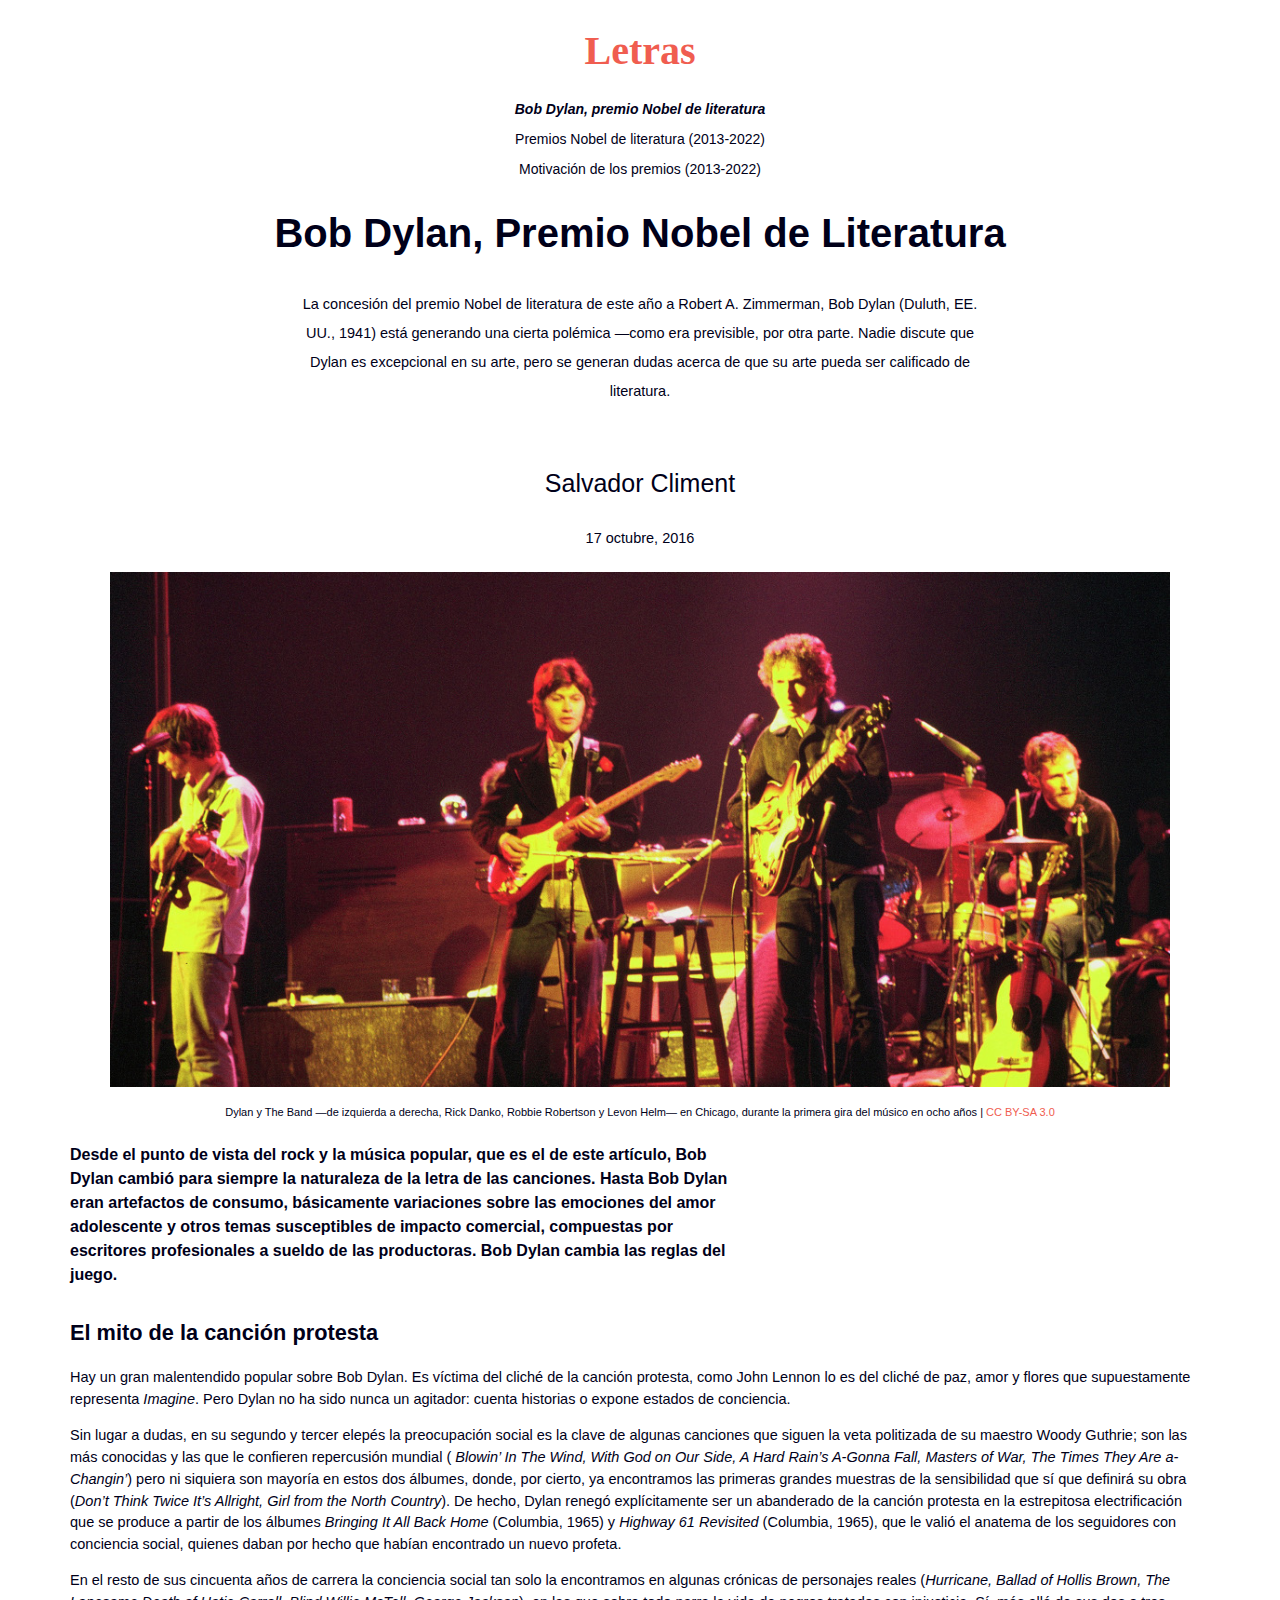
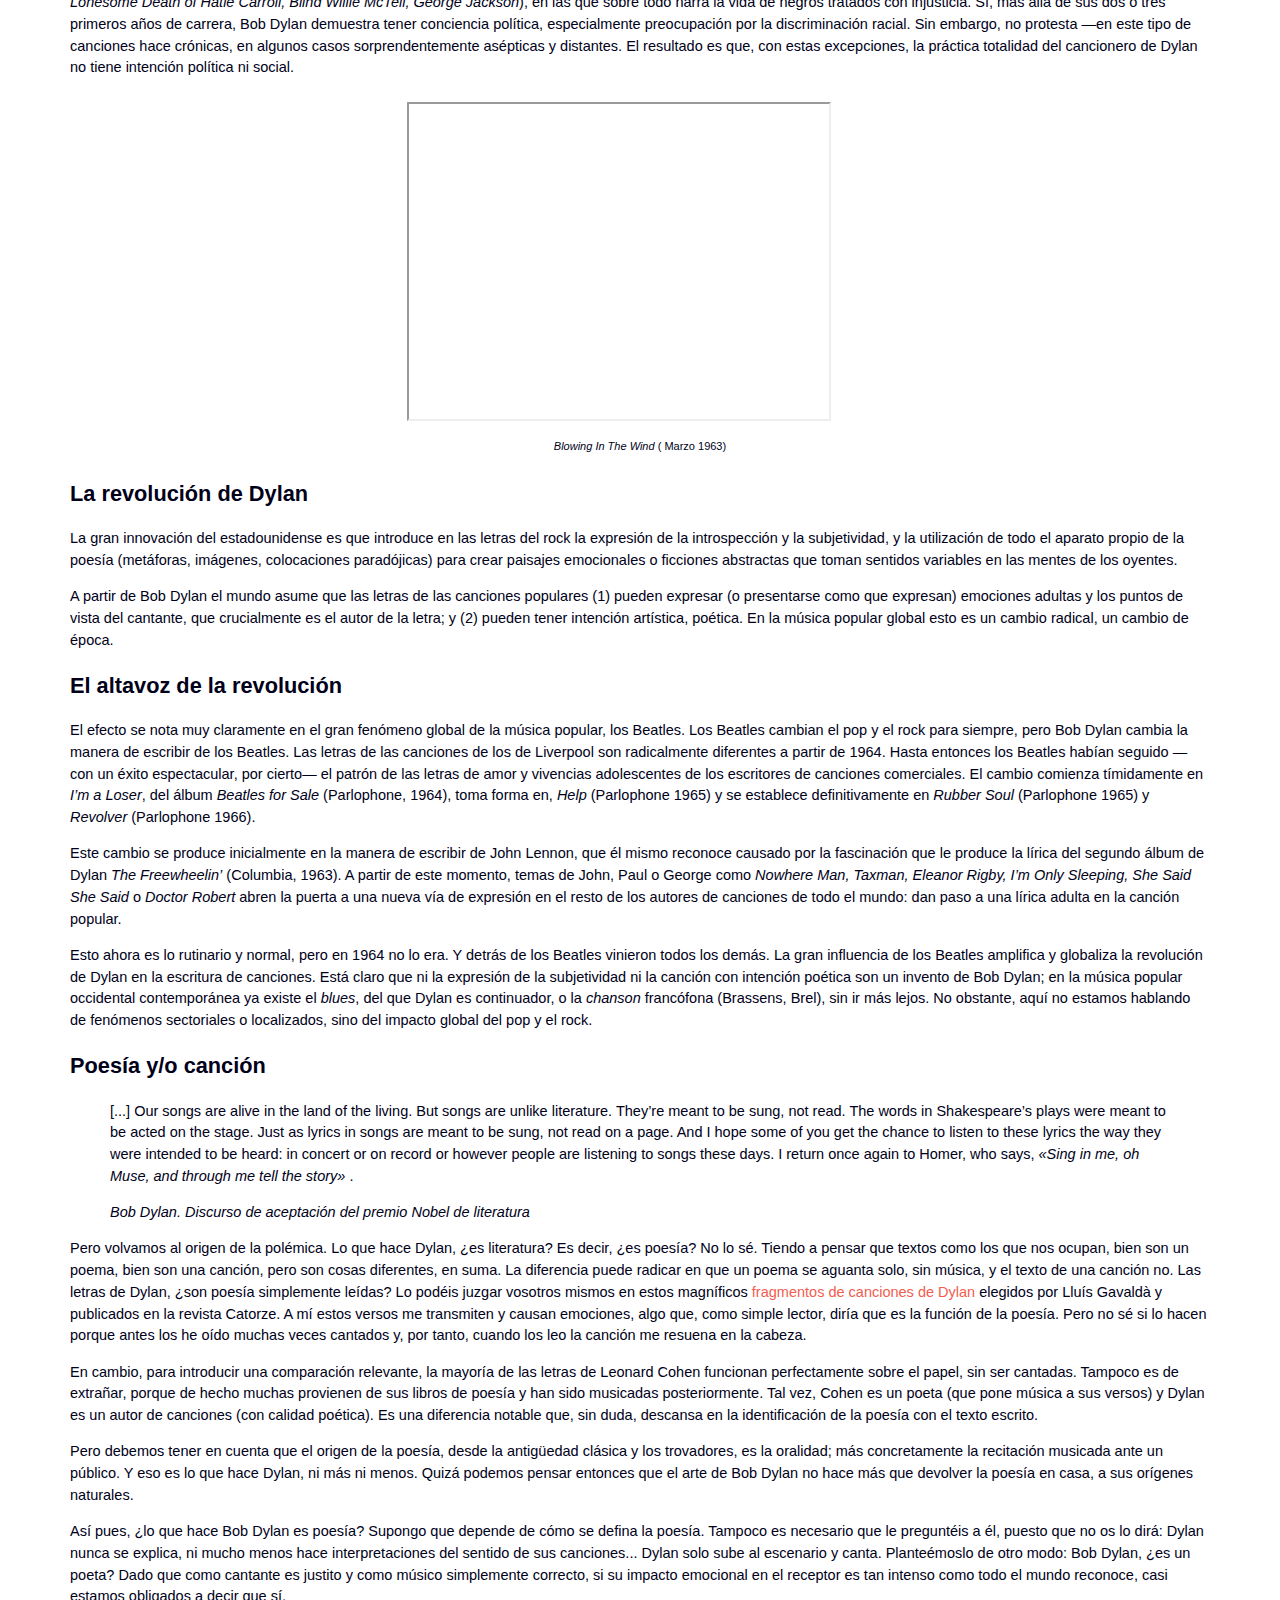
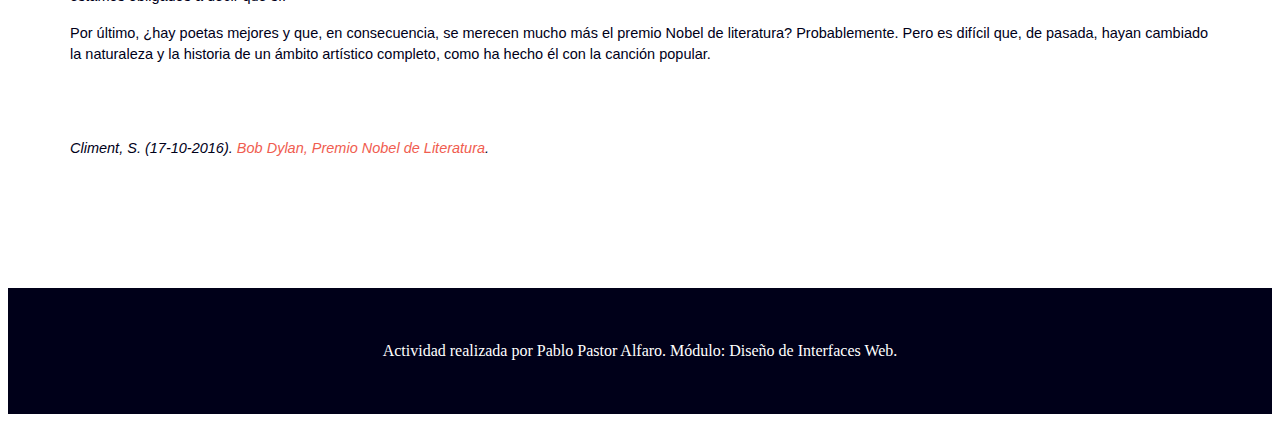
<file: index.html>
<!DOCTYPE html>
<html lang="es">

<head>
    <meta name="description" content="Es el indice de la página de la práctica 1">
    <meta name="author" content="Pablo Pastor">
    <meta charset="UTF-8">
    <meta name="viewport" content="width=device-width, initial-scale=1.0">
    <link rel="stylesheet" href="./css/estilos.css">
    <title>Indice</title>
</head>

<body>
    <header class="header_letras">
        <h1><a href="index.html"> Letras</a></h1>
    </header>
    <nav>
        <p><a href="index.html" class="actual">Bob Dylan, premio Nobel de literatura</a></p>
        <p><a href="listado-nobel-literatura.html">Premios Nobel de literatura (<time datetime="2013">2013</time>-<time datetime="2022">2022</time>)</a></p>
        <p><a href="motivacion-premios.html">Motivación de los premios (<time datetime="2013">2013</time>-<time datetime="2022">2022</time>)</a></p>
    </nav>
    <main>
        <article>
            <header>
                <h1>Bob Dylan, Premio Nobel de Literatura</h1>
            
                <p class="concesion">
                    La concesión del premio Nobel de literatura de este año a Robert A. Zimmerman, Bob Dylan (Duluth,
                    EE. UU., <time datetime="1941">1941</time>) está generando una cierta polémica —como era previsible, por otra parte. Nadie
                    discute que Dylan es excepcional en su arte, pero se generan dudas acerca de que su arte pueda ser
                    calificado de literatura.
                </p>

                <p class="salvador">Salvador Climent</p>
                <p class="salvador_anyo"><time datetime="2016-10-17"> 17 octubre, 2016</time></p>
            </header>
            
                <section>
                <figure>
                    <img src="./img/Bob-Dylan-and-The-Band-1974.jpg" alt="BobDylan_tocando">
                    <figcaption class="descripcion_foto">
                        Dylan y The Band —de izquierda a derecha, Rick Danko, Robbie Robertson y Levon Helm— en Chicago,
                        durante la
                        primera gira del músico en ocho años | <a href="https://creativecommons.org/licenses/by-sa/3.0/">CC
                            BY-SA 3.0</a>
                    </figcaption>
                </figure>
                <p class="informacion_foto">
                    Desde el punto de vista del rock y la música popular, que es el de este artículo, Bob Dylan cambió
                    para siempre la naturaleza de la letra de las canciones. Hasta Bob Dylan eran artefactos de consumo,
                    básicamente variaciones sobre las emociones del amor adolescente y otros temas susceptibles de
                    impacto comercial, compuestas por escritores profesionales a sueldo de las productoras. Bob Dylan
                    cambia las reglas del juego.
                </p>
            </section>
            <section>
                <h2>El mito de la canción protesta</h2>
                <p>

                    Hay un gran malentendido popular sobre Bob Dylan. Es víctima del cliché de la canción protesta, como
                    John Lennon lo es del cliché de paz, amor y flores que supuestamente representa <cite lang="en">Imagine</cite>.
                    Pero Dylan
                    no ha sido nunca un agitador: cuenta historias o expone estados de conciencia.
                </p>
                <p>
                    Sin lugar a dudas, en su segundo y tercer elepés la preocupación social es la clave de algunas
                    canciones que siguen la veta politizada de su maestro Woody Guthrie; son las más conocidas y las que
                    le confieren repercusión mundial (<cite lang="en"> Blowin’ In The Wind, With God on Our Side,
                        A Hard Rain’s A-Gonna
                        Fall, Masters of War, The Times They Are a- Changin’</cite>) pero ni siquiera son mayoría en
                    estos dos
                    álbumes, donde, por cierto, ya encontramos las primeras grandes muestras de la sensibilidad que sí
                    que definirá su obra (<cite lang="en">Don’t Think Twice It’s Allright, Girl from the North
                        Country</cite>). De hecho, Dylan
                    renegó explícitamente ser un abanderado de la canción protesta en la estrepitosa electrificación que
                    se produce a partir de los álbumes <cite lang="en">Bringing It All Back Home </cite>(Columbia,
                    1965) y <cite lang="en">Highway 61 Revisited</cite>
                    (Columbia, 1965), que le valió el anatema de los seguidores con conciencia social, quienes daban por
                    hecho que habían encontrado un nuevo profeta.
                </p>
                <p>
                    En el resto de sus cincuenta años de carrera la conciencia social tan solo la encontramos en algunas
                    crónicas de personajes reales (<cite lang="en">Hurricane, Ballad of Hollis Brown, The Lonesome
                        Death of Hatie
                        Carroll, Blind Willie McTell, George Jackson</cite>), en las que sobre todo narra la vida de
                    negros
                    tratados con injusticia. Sí, más allá de sus dos o tres primeros años de carrera, Bob Dylan
                    demuestra tener conciencia política, especialmente preocupación por la discriminación racial. Sin
                    embargo, no protesta —en este tipo de canciones hace crónicas, en algunos casos sorprendentemente
                    asépticas y distantes. El resultado es que, con estas excepciones, la práctica totalidad del
                    cancionero de Dylan no tiene intención política ni social.
                </p>

                <figure>
                        <iframe class="video_youtube" width="420" height="315"
                        src="https://www.youtube.com/embed/vWwgrjjIMXA?si=Vvc3uff3FNf7qySJ">
                    </iframe>    
                <figcaption class="descripcion_foto">
                    <em> Blowing In The Wind</em> (<time datetime="1963-03"> Marzo 1963</time>)
                </figcaption>
                </figure>
            </section>
            <section>
                <h2>La revolución de Dylan</h2>
                <p>
                    La gran innovación del estadounidense es que introduce en las letras del rock la expresión de la
                    introspección y la subjetividad, y la utilización de todo el aparato propio de la poesía (metáforas,
                    imágenes, colocaciones paradójicas) para crear paisajes emocionales o ficciones abstractas que toman
                    sentidos variables en las mentes de los oyentes.

                </p>
                <p>
                    A partir de Bob Dylan el mundo asume que las letras de las canciones populares (1) pueden expresar
                    (o presentarse como que expresan) emociones adultas y los puntos de vista del cantante, que
                    crucialmente es el autor de la letra; y (2) pueden tener intención artística, poética. En la música
                    popular global esto es un cambio radical, un cambio de época.

                </p>
            </section>

            <section>
                <h2>El altavoz de la revolución</h2>
                <p>
                    El efecto se nota muy claramente en el gran fenómeno global de la música popular, los Beatles. Los
                    Beatles cambian el pop y el rock para siempre, pero Bob Dylan cambia la manera de escribir de los
                    Beatles. Las letras de las canciones de los de Liverpool son radicalmente diferentes a partir de
                    1964. Hasta entonces los Beatles habían seguido —con un éxito espectacular, por cierto— el patrón de
                    las letras de amor y vivencias adolescentes de los escritores de canciones comerciales. El cambio
                    comienza tímidamente en <cite lang="en"> I’m a Loser</cite>, del álbum <cite lang="en"> Beatles for Sale </cite>(Parlophone,
                    <time datetime="1964">1964</time>), toma forma en,
                    <cite lang="en">Help</cite> (Parlophone <time datetime="1965">1965</time>) y se establece definitivamente en <cite lang="en">Rubber Soul</cite> (Parlophone
                    <time datetime="1965">1965</time>) y <cite lang="en">Revolver</cite>
                    (Parlophone <time datetime="1966">1966</time>).
                </p>
                <p>
                    Este cambio se produce inicialmente en la manera de escribir de John Lennon, que él mismo reconoce
                    causado por la fascinación que le produce la lírica del segundo álbum de Dylan <cite lang="en">The
                        Freewheelin’</cite>
                    (Columbia, <time datetime="1963">1963</time>). A partir de este momento, temas de John, Paul o George como<cite lang="en"> Nowhere Man,
                        Taxman,
                        Eleanor Rigby, I’m Only Sleeping, She Said She Said </cite>o <cite lang="en"> Doctor Robert</cite> abren la
                    puerta a una nueva vía
                    de expresión en el resto de los autores de canciones de todo el mundo: dan paso a una lírica adulta
                    en la canción popular.

                </p>
                <p>
                    Esto ahora es lo rutinario y normal, pero en 1964 no lo era. Y detrás de los Beatles vinieron todos
                    los demás. La gran influencia de los Beatles amplifica y globaliza la revolución de Dylan en la
                    escritura de canciones. Está claro que ni la expresión de la subjetividad ni la canción con
                    intención poética son un invento de Bob Dylan; en la música popular occidental contemporánea ya
                    existe el <cite lang="en">blues</cite>, del que Dylan es continuador, o la <cite lang="en">chanson</cite> francófona (Brassens,
                    Brel), sin ir más
                    lejos. No obstante, aquí no estamos hablando de fenómenos sectoriales o localizados, sino del
                    impacto global del pop y el rock.
                </p>
            </section>
            <section>
                <h2>Poesía y/o canción</h2>
                <blockquote>
                    [...] Our songs are alive in the land of the living. But songs are unlike literature. They’re meant
                    to be sung, not read. The words in Shakespeare’s plays were meant to be acted on the stage. Just as
                    lyrics in songs are meant to be sung, not read on a page. And I hope some of you get the chance to
                    listen to these lyrics the way they were intended to be heard: in concert or on record or however
                    people are listening to songs these days. I return once again to Homer, who says,<cite lang="en"> &laquo;Sing in
                        me, oh
                        Muse, and through me tell the story&raquo; </cite>.
                <p>
                    <cite>Bob Dylan. Discurso de aceptación del premio Nobel de literatura</cite>
                </p>
            </blockquote>
                <p>
                    Pero volvamos al origen de la polémica. Lo que hace Dylan, ¿es literatura? Es decir, ¿es poesía? No
                    lo sé. Tiendo a pensar que textos como los que nos ocupan, bien son un poema, bien son una canción,
                    pero son cosas diferentes, en suma. La diferencia puede radicar en que un poema se aguanta solo, sin
                    música, y el texto de una canción no. Las letras de Dylan, ¿son poesía simplemente leídas? Lo podéis
                    juzgar vosotros mismos en estos magníficos <a
                        href="https://www.catorze.cat/piano/14-raons-donar-nobel-bob-dylan-21119/"> fragmentos de
                        canciones de Dylan</a> elegidos por Lluís
                    Gavaldà y publicados en la revista Catorze. A mí estos versos me transmiten y causan emociones, algo
                    que, como simple lector, diría que es la función de la poesía. Pero no sé si lo hacen porque antes
                    los he oído muchas veces cantados y, por tanto, cuando los leo la canción me resuena en la cabeza.
                </p>
                <p>
                    En cambio, para introducir una comparación relevante, la mayoría de las letras de Leonard Cohen
                    funcionan perfectamente sobre el papel, sin ser cantadas. Tampoco es de extrañar, porque de hecho
                    muchas provienen de sus libros de poesía y han sido musicadas posteriormente. Tal vez, Cohen es un
                    poeta (que pone música a sus versos) y Dylan es un autor de canciones (con calidad poética). Es una
                    diferencia notable que, sin duda, descansa en la identificación de la poesía con el texto escrito.

                </p>
                <p>

                    Pero debemos tener en cuenta que el origen de la poesía, desde la antigüedad clásica y los
                    trovadores, es la oralidad; más concretamente la recitación musicada ante un público. Y eso es lo
                    que hace Dylan, ni más ni menos. Quizá podemos pensar entonces que el arte de Bob Dylan no hace más
                    que devolver la poesía en casa, a sus orígenes naturales.

                </p>
                <p>

                    Así pues, ¿lo que hace Bob Dylan es poesía? Supongo que depende de cómo se defina la poesía. Tampoco
                    es necesario que le preguntéis a él, puesto que no os lo dirá: Dylan nunca se explica, ni mucho
                    menos hace interpretaciones del sentido de sus canciones... Dylan solo sube al escenario y canta.
                    Planteémoslo de otro modo: Bob Dylan, ¿es un poeta? Dado que como cantante es justito y como músico
                    simplemente correcto, si su impacto emocional en el receptor es tan intenso como todo el mundo
                    reconoce, casi estamos obligados a decir que sí.
                </p>
                <p>
                    Por último, ¿hay poetas mejores y que, en consecuencia, se merecen mucho más el premio Nobel de
                    literatura? Probablemente. Pero es difícil que, de pasada, hayan cambiado la naturaleza y la
                    historia de un ámbito artístico completo, como ha hecho él con la canción popular.
                </p>
                
            </section>

        </article>
<footer>
    <p class="autor_final">Climent, S. (<time datetime="2016-10-17">17-10-2016</time>). <a
        href="https://www.nationalgeographic.com.es/mundo-ng/actualidad/bob-dylan-premio-nobel-literatura-2016_10781">
        Bob Dylan, Premio Nobel de Literatura</a>.</p>
</footer>
    </main>

    <footer class="autor">
        <p>Actividad realizada por Pablo Pastor Alfaro. Módulo: Diseño de Interfaces Web.</p>
    </footer>
</body>

</html>
</file>
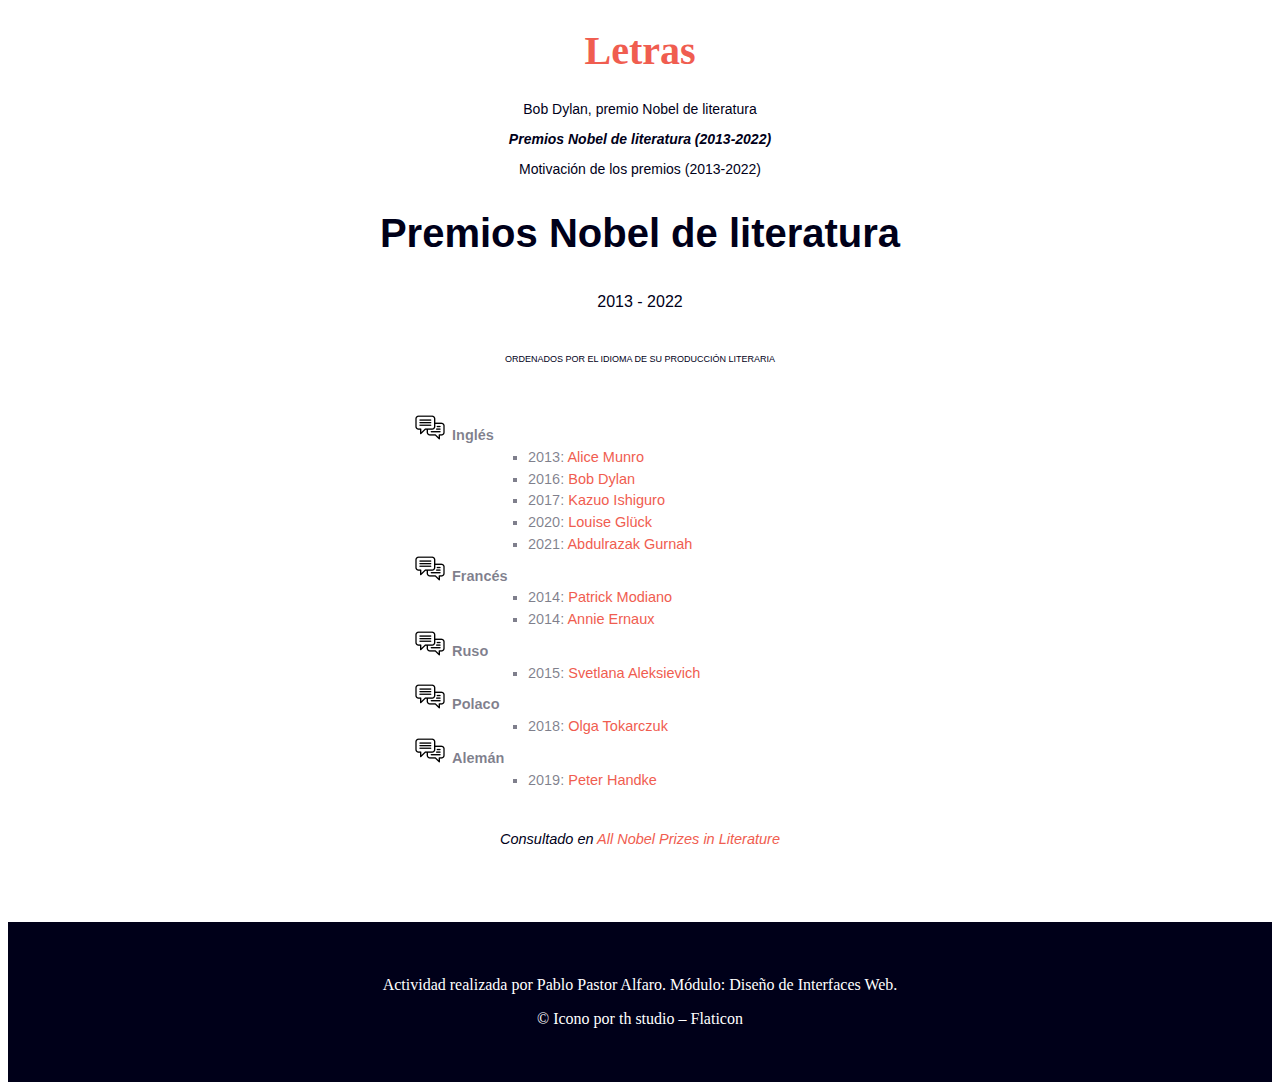
<file: listado-nobel-literatura.html>
<!DOCTYPE html>
<html lang="es">

<head>
    <meta name="description" content="Es la página del listado de la práctica 1">
    <meta name="author" content="Pablo Pastor">
    <meta charset="UTF-8">
    <meta name="viewport" content="width=device-width, initial-scale=1.0">
    <link rel="stylesheet" href="./css/estilos.css">
    <title>Listado</title>
</head>

<body>
    <header class="header_letras">
        <h1><a href="index.html"> Letras</a></h1>
    </header>
    <nav>
        <p><a href="index.html">Bob Dylan, premio Nobel de literatura</a></p>
        <p><a href="listado-nobel-literatura.html" class="actual">Premios Nobel de literatura (<time datetime="2013">2013</time>-<time datetime="2022">2022</time>)</a></p>
        <p><a href="motivacion-premios.html">Motivación de los premios (<time datetime="2013">2013</time>-<time datetime="2022">2022</time>)</a></p>
    </nav>
    <main>
        <article>
            <header>
                <h1>Premios Nobel de literatura</h1>
                <p class="anyo_premios"><time datetime="2013">2013</time> - <time datetime="2022">2022</time></p>
                <p class="ordenados">Ordenados por el idioma de su producción literaria</p>
            </header>
        <ol>
            <li>Inglés
                <ul>
                    <li><time datetime="2013">2013</time>:<a href="motivacion-premios.html#Alice-Munro"> Alice Munro</a></li>
                    <li><time datetime="2016">2016</time>:<a href="motivacion-premios.html#Bob-Dylan"> Bob Dylan</a></li>
                    <li><time datetime="2017">2017</time>: <a href="motivacion-premios.html#Kazuo-Ishiguro">Kazuo Ishiguro</a></li>
                    <li><time datetime="2020">2020</time>: <a href="motivacion-premios.html#Louise-Glück">Louise Glück</a></li>
                    <li><time datetime="2021">2021</time>: <a href="motivacion-premios.html#Abdulrazak-Gurnah">Abdulrazak Gurnah</a></li>
                </ul>
            </li>
            <li>Francés
                <ul>
                    <li><time datetime="2014">2014</time>: <a href="motivacion-premios.html#Patrick-Modiano">Patrick Modiano</a></li>
                    <li><time datetime="2014">2014</time>: <a href="motivacion-premios.html#Annie-Ernaux">Annie Ernaux</a></li>
                </ul>
            </li>
            <li>Ruso
                <ul>
                    <li><time datetime="2015">2015</time>: <a href="motivacion-premios.html#Svetlana-Aleksievich">Svetlana
                            Aleksievich</a></li>
                </ul>
            </li>
            <li>Polaco
                <ul>
                    <li><time datetime="2018">2018</time>: <a href="motivacion-premios.html#Olga-Tokarczuk">Olga Tokarczuk</a></li>
                </ul>
            </li>
            <li>Alemán
                <ul>
                    <li><time datetime="2019">2019</time>: <a href="motivacion-premios.html#Peter-Handke">Peter Handke</a></li>
                </ul>
            </li>
        </ol>
    </article>
        <footer>
            <p class="consultado">Consultado en <a
                    href="https://www.nobelprize.org/prizes/lists/all-nobel-prizes-in-literature/">All Nobel
                    Prizes in Literature</a> </p>
        </footer>
    </main>
    <footer class="autor">
        <p>Actividad realizada por Pablo Pastor Alfaro. Módulo: Diseño de Interfaces Web.</p>
        <p>© <a href="https://www.flaticon.es/iconos-gratis/opcion-de-chat"> Icono por th studio – Flaticon</a></p>
    </footer>
</body>

</html>
</file>
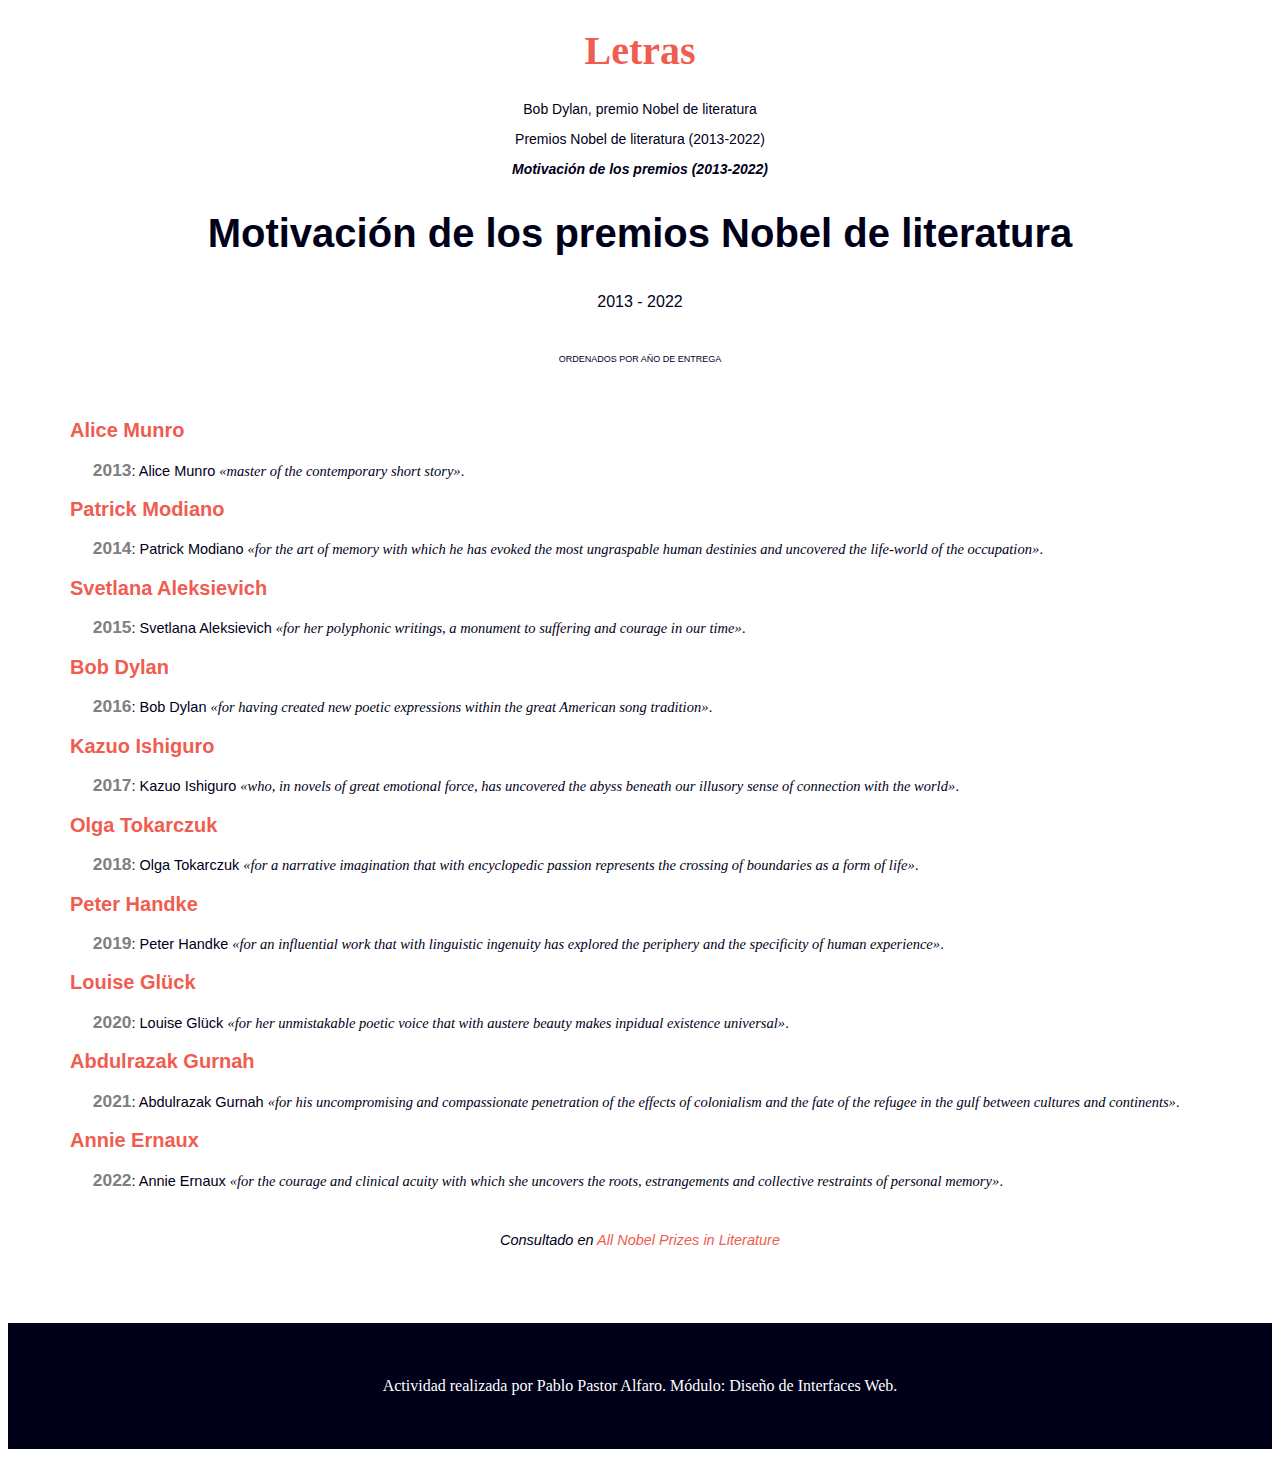
<file: motivacion-premios.html>
<!DOCTYPE html>
<html lang="es">

<head>
    <meta name="description" content="Es la página de motivación de la práctica 1">
    <meta name="author" content="Pablo Pastor">
    <meta charset="UTF-8">
    <meta name="viewport" content="width=device-width, initial-scale=1.0">
    <link rel="stylesheet" href="./css/estilos.css">
    <title>Premios</title>
</head>

<body>
    <header class="header_letras">
        <h1><a href="index.html"> Letras</a></h1>
    </header>
    <nav>
        <p><a href="index.html">Bob Dylan, premio Nobel de literatura</a></p>
        <p><a href="listado-nobel-literatura.html">Premios Nobel de literatura (<time datetime="2013">2013</time>-<time
                    datetime="2022">2022</time>)</a></p>
        <p><a href="motivacion-premios.html" class="actual">Motivación de los premios (<time
                    datetime="2013">2013</time>-<time datetime="2022">2022</time>)</a></p>
    </nav>
    <main>
        <article class="motivacion-page">
            <header>
                <h1>Motivación de los premios Nobel de literatura</h1>
                <p class="anyo_premios"><time datetime="2013">2013</time> - <time datetime="2022">2022</time></p>
                <p class="ordenados">Ordenados por año de entrega</p>
            </header>

            <dl>
                <dt><a href="https://www.nobelprize.org/prizes/literature/2013/munro/facts/" id="Alice-Munro">Alice
                    Munro</a></dt>
                    <dd><time datetime="2013">2013</time>: Alice Munro <cite lang="en">&laquo;master of the contemporary short
                        story&raquo;</cite>.</dd>
                    
            <dt><a href="https://www.nobelprize.org/prizes/literature/2014/modiano/facts/" id="Patrick-Modiano">Patrick
                    Modiano</a></dt>
            <dd><time datetime="2014">2014</time>: Patrick Modiano <cite lang="en">&laquo;for the art of memory with which he has
                    evoked the most ungraspable human destinies
                    and uncovered the life-world of the occupation&raquo;</cite>.</dd>
            <dt><a href="https://www.nobelprize.org/prizes/literature/2015/alexievich/facts/"
                    id="Svetlana-Aleksievich">Svetlana Aleksievich</a></dt>
            <dd><time datetime="2015">2015</time>: Svetlana Aleksievich <cite lang="en">&laquo;for her polyphonic writings, a
                    monument to suffering and courage in our time&raquo;</cite>.
            </dd>
            <dt><a href="https://www.nobelprize.org/prizes/literature/2016/dylan/facts/" id="Bob-Dylan">Bob Dylan</a>
            </dt>
            <dd><time datetime="2016">2016</time>: Bob Dylan <cite lang="en">&laquo;for having created new poetic expressions within
                    the great American song tradition&raquo;</cite>.</dd>
            <dt><a href="https://www.nobelprize.org/prizes/literature/2017/ishiguro/facts/" id="Kazuo-Ishiguro">Kazuo
                    Ishiguro</a></dt>
            <dd><time datetime="2017">2017</time>: Kazuo Ishiguro <cite lang="en">&laquo;who, in novels of great emotional force, has
                    uncovered the abyss beneath our illusory
                    sense of connection with the world&raquo;</cite>.</dd>
            <dt><a href="https://www.nobelprize.org/prizes/literature/2018/tokarczuk/facts/" id="Olga-Tokarczuk">Olga
                    Tokarczuk</a></dt>
            <dd><time datetime="2018">2018</time>: Olga Tokarczuk <cite lang="en">&laquo;for a narrative imagination that with
                    encyclopedic passion represents the crossing of
                    boundaries as a form of life&raquo;</cite>.</dd>
            <dt><a href="https://www.nobelprize.org/prizes/literature/2019/handke/facts/" id="Peter-Handke">Peter
                    Handke</a></dt>
            <dd><time datetime="2019">2019</time>: Peter Handke <cite lang="en">&laquo;for an influential work that with linguistic
                    ingenuity has explored the periphery and
                    the specificity of human experience&raquo;</cite>.</dd>
            <dt><a href="https://www.nobelprize.org/prizes/literature/2020/gluck/facts/" id="Louise-Gluck">Louise
                    Glück</a></dt>
            <dd><time datetime="2020">2020</time>: Louise Glück <cite lang="en">&laquo;for her unmistakable poetic voice that with
                    austere beauty makes inpidual existence
                    universal&raquo;</cite>.</dd>
            <dt><a href="https://www.nobelprize.org/prizes/literature/2021/gurnah/facts/"
                    id="Abdulrazak-Gurnah">Abdulrazak Gurnah</a></dt>
            <dd><time datetime="2021">2021</time>: Abdulrazak Gurnah <cite lang="en">&laquo;for his uncompromising and compassionate
                    penetration of the effects of colonialism
                    and the fate of the refugee in the gulf between cultures and continents&raquo;</cite>.</dd>
            <dt><a href="https://www.nobelprize.org/prizes/literature/2022/ernaux/facts/" id="Annie-Enaux">Annie
                    Ernaux</a></dt>
            <dd><time datetime="2022">2022</time>: Annie Ernaux <cite lang="en">&laquo;for the courage and clinical acuity with which
                    she uncovers the roots, estrangements and
                    collective restraints of personal memory&raquo;</cite>.</dd>
                </dl>
                <footer>
            <p class="consultado">Consultado en <a
                    href="https://www.nobelprize.org/prizes/lists/all-nobel-prizes-in-literature/">All Nobel
                    Prizes in Literature</a> </p>
                </footer>
        </article>
    </main>
    <footer class="autor">
        <p>Actividad realizada por Pablo Pastor Alfaro. Módulo: Diseño de Interfaces Web.</p>
    </footer>
</body>

</html>
</file>
<file: css/estilos.css>
main{
        width: 95%;
        max-width: 1140px;
        margin: 0 auto;
        font-family: Helvetica, Arial, sans-serif;
        font-weight: 100;
        font-size: 14.5px;
        line-height: 1.5;
        color: rgb(0, 0, 25);
        text-align: left;
}


.header_letras {
    text-align: center;
    font-family: Georgia, 'Times New Roman', Times, serif;
}

.header_letras h1 a:hover {
    text-decoration: none;
    color: rgb(240, 93, 80, 0.5);
}

.header_letras h1 a {
    text-decoration: none;
    color: rgb(240, 93, 80);
}

.autor {
    background-color: rgb(0, 0, 25);
    color: rgb(255, 255, 255);
    padding: 3%;
    text-align: center;

}

.autor a {
    background-color: rgb(0, 0, 25);
    color: rgb(255, 255, 255);
    text-decoration: none;
}

.autor a:hover {
    background-color: rgb(0, 0, 25);
    color: rgb(240, 93, 80);
    text-decoration: none;
}

nav p {
    font-family: Helvetica, Arial, sans-serif;
    font-size: 14px;
    text-align: center;
}

nav p a {
    color: rgb(0, 0, 25);
    text-decoration: none;
}

nav a:hover {
    color: rgb(0, 0, 25, 0.5);
}

.actual {
    font-style: italic;
    font-weight: 700;
}

main a {
    color: rgb(240, 93, 80);
    text-decoration: none;
}

main a:hover {
    color: rgb(240, 93, 80, 0.5);
}

h1 {
    font-weight: 600;
    text-align: center;
    font-size: 40px;
}



figure{
    margin-top: 2%;
    margin-bottom: 2%;
}

figcaption{
    margin-top: 1%;
}

dt{
    font-size: 20px;
    font-weight: 550;
}
dd{
    margin-left: 2%;
    margin-top: 1%;
    margin-bottom: 1%;
}

dd time{
    font-size: 1.2em;
    font-weight: 600;
    color: grey;
}
dd cite{
    font-family: Georgia, 'Times New Roman', Times, serif;

}

.cita {
    font-family: Georgia, 'Times New Roman', Times, serif;
    font-size: 18px;
    font-weight: 100;
    text-align: justify;
    margin-left: 3%;
    margin-right: 7%;
    line-height: 1.7;
}

.concesion {
    line-height: 2;
    margin-left: 20%;
    margin-right: 20%;
    text-align: center;
    font-weight: 100;
    padding-bottom: 3%;
}

.salvador {
    text-align: center;
    font-weight: 100;
    font-size: 25px;
}

.salvador_anyo {
    text-align: center;
    font-weight: 100;
}

section img {
    width: 100%;
}

.descripcion_foto {
    text-align: center;
    font-size: 11px;

}

.informacion_foto {
    font-size: 16px;
    line-height: 1.5;
    text-align: left;
    font-weight: bold;
    margin-right: 42%;
    padding-bottom: 1%;
}

.video_youtube {
    margin-left: 28%;
}

main footer p {
    padding-top: 5%;
    padding-bottom: 10%;
    font-style: italic;
}

.anyo_premios {
    text-align: center;
    font-size: 16px;
    padding-bottom: 2%;
}

.ordenados {
    text-align: center;
    font-size: 9px;
    text-transform: uppercase;
    padding-bottom: 3%;
}

ol {
    font-weight: 700;
    margin-left: 30%;
    color: rgb(0, 0, 25, 0.5);
}
ol li{
    list-style-image: url(../img/idioma.png);
}

ul li {
    margin-left: 5%;
    font-weight: 100;
    list-style: square;
}

.consultado {
    padding-top: 2%;
    text-align: center;
    padding-bottom: 5%;
}
</file>
